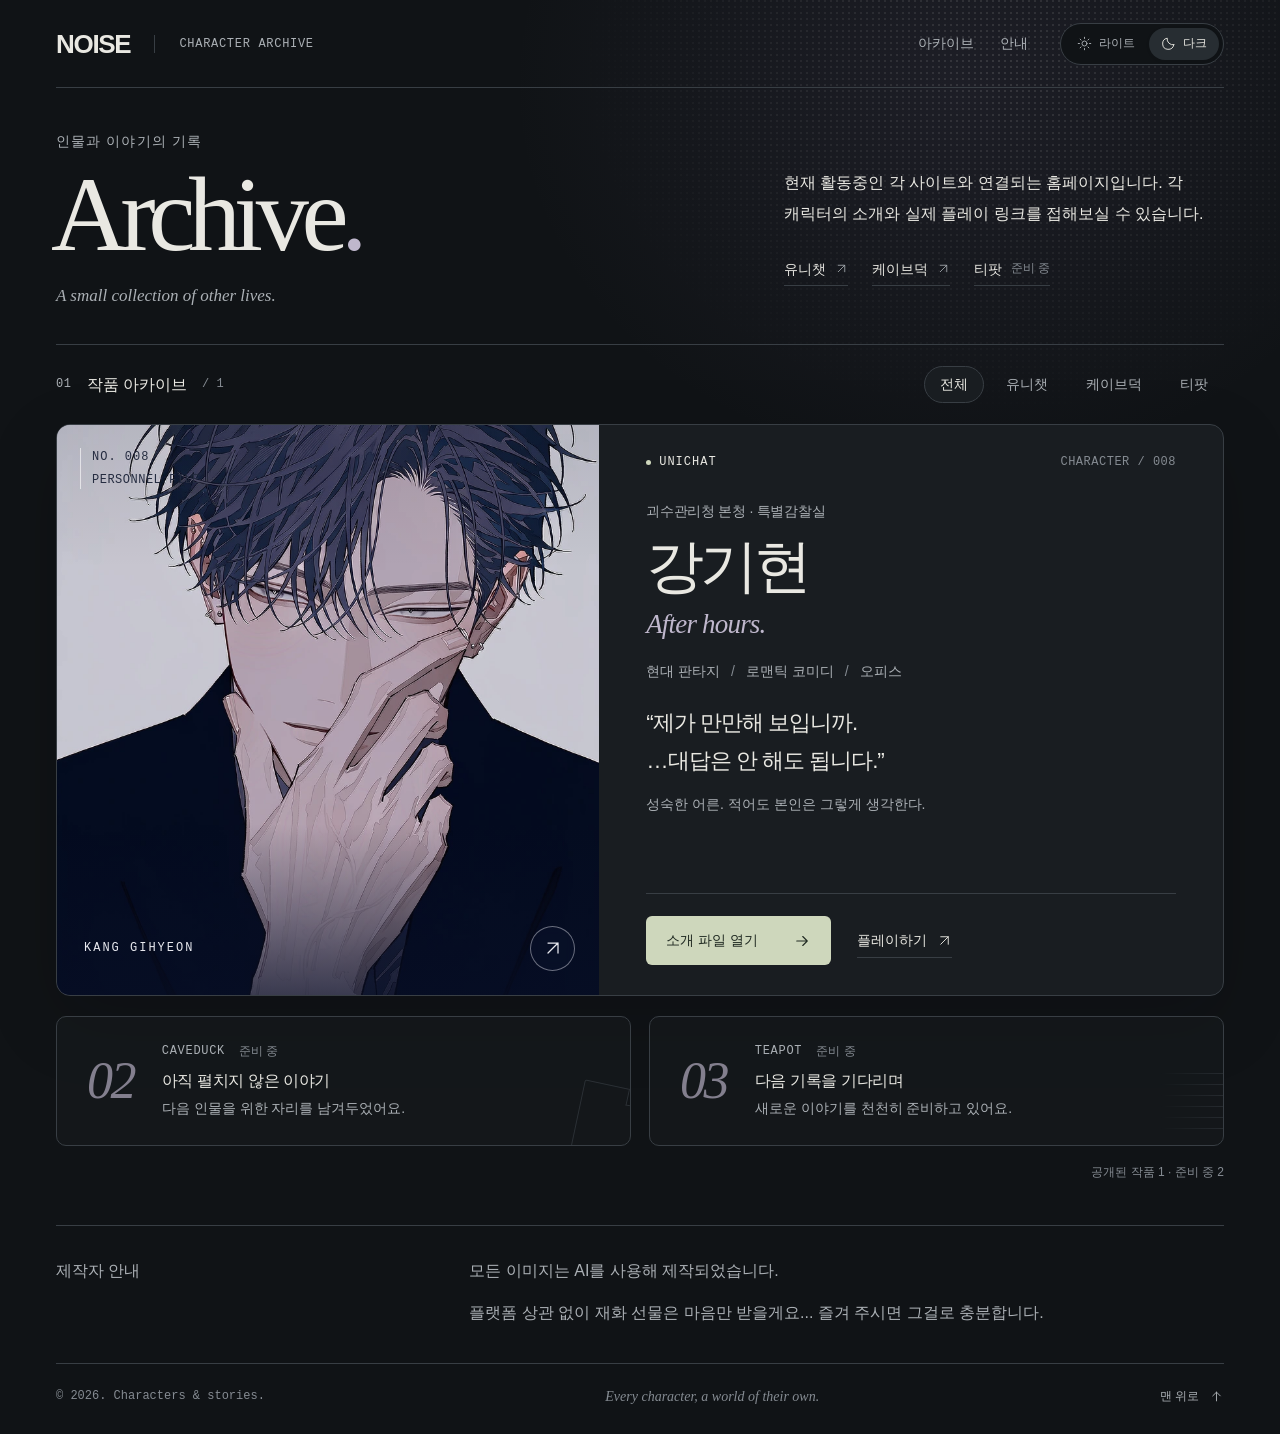
<file: index.html>
<!doctype html>
<html lang="ko" data-theme="dark">
<head>
  <meta charset="utf-8">
  <meta name="viewport" content="width=device-width, initial-scale=1">
  <meta name="color-scheme" content="dark light">
  <title>NOISE — Character Archive</title>
  <meta name="description" content="현재 활동중인 각 사이트와 연결되는 홈페이지입니다. 각 캐릭터의 소개와 실제 플레이 링크를 접해보실 수 있습니다.">
  <link rel="icon" type="image/svg+xml" href="data:image/svg+xml,%3Csvg xmlns='http://www.w3.org/2000/svg' viewBox='0 0 64 64'%3E%3Crect width='64' height='64' rx='14' fill='%23141619'/%3E%3Ctext x='13' y='47' font-family='Georgia' font-style='italic' font-size='47' fill='%23e9e7de'%3En%3C/text%3E%3C/svg%3E">
  <script>
    try { const saved = localStorage.getItem('archive-theme'); if (saved === 'light' || saved === 'dark') document.documentElement.dataset.theme = saved; } catch {}
  </script>
  <link rel="stylesheet" href="archive.css">
</head>
<body id="top">
  <svg class="svg-defs" xmlns="http://www.w3.org/2000/svg" aria-hidden="true">
    <symbol id="arrow" viewBox="0 0 24 24"><path d="M5 12h14m-6-6 6 6-6 6"/></symbol>
    <symbol id="external" viewBox="0 0 24 24"><path d="M6 18 18 6M6 6h12v12"/></symbol>
    <symbol id="sun" viewBox="0 0 24 24"><circle cx="12" cy="12" r="4"/><path d="M12 2v2m0 16v2M2 12h2m16 0h2M5 5l1.5 1.5m11 11L19 19M5 19l1.5-1.5m11-11L19 5"/></symbol>
    <symbol id="moon" viewBox="0 0 24 24"><path d="M20.5 14A9 9 0 0 1 10 3.5 9 9 0 1 0 20.5 14Z"/></symbol>
  </svg>
  <div class="ambient" aria-hidden="true"></div>
  <div class="shell">
    <header class="header">
      <a class="brand" href="#top" aria-label="NOISE 홈">NOISE<span class="brand-label">CHARACTER ARCHIVE</span></a>
      <div class="header-right">
        <nav aria-label="주 메뉴"><a href="#archive">아카이브</a><a href="#creator-notes">안내</a></nav>
        <div class="theme-switch" role="group" aria-label="화면 테마">
          <button data-theme-choice="light" aria-pressed="false" aria-label="라이트 모드"><svg><use href="#sun"/></svg><span>라이트</span></button>
          <button data-theme-choice="dark" aria-pressed="true" aria-label="다크 모드"><svg><use href="#moon"/></svg><span>다크</span></button>
        </div>
      </div>
    </header>
    <main>
      <section class="intro" aria-labelledby="page-title">
        <div class="intro-heading"><p class="eyebrow">인물과 이야기의 기록</p><h1 id="page-title">Archive<span>.</span></h1><span class="intro-caption">A small collection of other lives.</span></div>
        <div class="intro-copy"><p>현재 활동중인 각 사이트와 연결되는 홈페이지입니다. 각 캐릭터의 소개와 실제 플레이 링크를 접해보실 수 있습니다.</p>
          <div class="creator-links" aria-label="제작자 활동 사이트">
            <a href="https://www.univers.chat/creator/c4cd4d53-ec9c-425e-a2c2-f008a990dc7d" target="_blank" rel="noopener noreferrer">유니챗<svg aria-hidden="true"><use href="#external"/></svg><span class="sr-only"> 제작자 페이지, 새 탭</span></a>
            <a href="https://caveduck.io/ko/user/Noise" target="_blank" rel="noopener noreferrer">케이브덕<svg aria-hidden="true"><use href="#external"/></svg><span class="sr-only"> 제작자 페이지, 새 탭</span></a>
            <button id="teapot-info">티팟<span class="link-status">준비 중</span></button>
          </div>
        </div>
      </section>
      <section id="archive" aria-labelledby="archive-title">
        <div class="collection-bar"><h2 id="archive-title"><span class="section-number">01</span>작품 아카이브<span class="total-count">/ 1</span></h2>
          <div class="filters" role="group" aria-label="플랫폼별 작품 보기"><button data-filter="all" aria-pressed="true">전체</button><button data-filter="unichat" aria-pressed="false">유니챗</button><button data-filter="caveduck" aria-pressed="false">케이브덕</button><button data-filter="teapot" aria-pressed="false">티팟</button></div>
        </div>
        <article class="feature" data-platform="unichat" aria-labelledby="character-name">
          <a class="portrait" href="./gihyeon.html" data-detail aria-label="강기현 소개 파일 열기">
            <img src="./gihyeon-01.webp" alt="손으로 입가를 가린 강기현" width="832" height="1216" fetchpriority="high">
            <span class="photo-label">NO. 008<span>PERSONNEL FILE</span></span>
            <span class="photo-bottom"><span>KANG GIHYEON</span><span class="photo-arrow"><svg aria-hidden="true"><use href="#external"/></svg></span></span>
          </a>
          <div class="feature-copy">
            <div class="feature-top"><span class="file-label"><span class="status-dot" aria-hidden="true"></span>UNICHAT</span><span class="file-kind">CHARACTER / 008</span></div>
            <div class="character-heading"><p class="character-role">괴수관리청 본청 · 특별감찰실</p><h2 id="character-name">강기현</h2><p class="english-title">After hours.</p></div>
            <ul class="genres" aria-label="작품 장르"><li>현대 판타지</li><li>로맨틱 코미디</li><li>오피스</li></ul>
            <blockquote><p>“제가 만만해 보입니까.<br>…대답은 안 해도 됩니다.”</p></blockquote>
            <p class="character-note">성숙한 어른. 적어도 본인은 그렇게 생각한다.</p>
            <div class="character-actions"><a class="primary-action" href="./gihyeon.html" data-detail>소개 파일 열기<svg aria-hidden="true"><use href="#arrow"/></svg></a><a class="play-action" href="https://www.univers.chat/character/46ec893e-17c5-48f4-afd7-3dddd3670e9e" target="_blank" rel="noopener noreferrer">플레이하기<svg aria-hidden="true"><use href="#external"/></svg><span class="sr-only"> 유니챗, 새 탭</span></a></div>
          </div>
        </article>
        <div class="upcoming-grid">
          <article class="upcoming" data-platform="caveduck"><div class="future-number" aria-hidden="true">02</div><div><div class="upcoming-top"><span>CAVEDUCK</span><span class="coming">준비 중</span></div><h3>아직 펼치지 않은 이야기</h3><p>다음 인물을 위한 자리를 남겨두었어요.</p></div><span class="file-fold" aria-hidden="true"></span></article>
          <article class="upcoming" data-platform="teapot"><div class="future-number" aria-hidden="true">03</div><div><div class="upcoming-top"><span>TEAPOT</span><span class="coming">준비 중</span></div><h3>다음 기록을 기다리며</h3><p>새로운 이야기를 천천히 준비하고 있어요.</p></div><span class="notebook-lines" aria-hidden="true"></span></article>
        </div>
        <p class="result-count" id="result-count" aria-live="polite">공개된 작품 1 · 준비 중 2</p>
      </section>
      <section class="creator-notes" id="creator-notes" aria-labelledby="notes-title"><h2 id="notes-title">제작자 안내</h2><div class="notes-copy"><p>모든 이미지는 AI를 사용해 제작되었습니다.</p><p>플랫폼 상관 없이 재화 선물은 마음만 받을게요... 즐겨 주시면 그걸로 충분합니다.</p></div></section>
    </main>
    <footer><span>© 2026. Characters & stories.</span><span class="footer-note">Every character, a world of their own.</span><a href="#top">맨 위로<svg aria-hidden="true"><use href="#arrow"/></svg></a></footer>
  </div>
  <dialog id="detail" class="profile-browser" aria-label="강기현 작품 소개"><div class="dialog-bar"><div class="dialog-title"><span class="status-dot" aria-hidden="true"></span><span>강기현<span class="dialog-subtitle">/ 소개 파일</span></span></div><div class="dialog-actions"><a class="new-page" href="./gihyeon.html" target="_blank" rel="noopener noreferrer">새 탭<svg aria-hidden="true"><use href="#external"/></svg></a><a class="dialog-play" href="https://www.univers.chat/character/46ec893e-17c5-48f4-afd7-3dddd3670e9e" target="_blank" rel="noopener noreferrer">유니챗에서 플레이<svg aria-hidden="true"><use href="#external"/></svg></a><button class="icon-button maximize" id="maximize" aria-label="소개 창 크게 보기" aria-pressed="false"><svg viewBox="0 0 24 24" aria-hidden="true"><path d="M9 4H4v5m11-5h5v5M4 15v5h5m11-5v5h-5"/></svg></button><button class="icon-button" data-close aria-label="소개 닫고 아카이브로 돌아가기"><svg viewBox="0 0 24 24" aria-hidden="true"><path d="m6 6 12 12M6 18 18 6"/></svg></button></div></div><div class="frame-container"><iframe class="profile-frame" id="profile-frame" title="강기현 전체 소개" referrerpolicy="no-referrer"></iframe><div class="loading-note" id="loading-note" role="status"><span class="loading-ring" aria-hidden="true"></span>강기현의 기록을 여는 중…</div></div></dialog>
  <dialog id="platform-info" class="info-dialog" aria-labelledby="info-title"><div class="dialog-bar"><span class="dialog-title">제작자 프로필</span><button class="icon-button" data-close aria-label="안내 닫기"><svg viewBox="0 0 24 24" aria-hidden="true"><path d="m6 6 12 12M6 18 18 6"/></svg></button></div><div class="info-body"><span class="section-number">COMING SOON</span><h2 id="info-title">티팟</h2><p>제작자 프로필 링크를 준비 중입니다.</p></div></dialog>
  <script>
    const root = document.documentElement;
    const themeButtons = [...document.querySelectorAll('[data-theme-choice]')];
    function setTheme(theme) {
      root.dataset.theme = theme;
      themeButtons.forEach(button => button.setAttribute('aria-pressed', String(button.dataset.themeChoice === theme)));
      try { localStorage.setItem('archive-theme', theme); } catch {}
    }
    setTheme(root.dataset.theme);
    themeButtons.forEach(button => button.addEventListener('click', () => setTheme(button.dataset.themeChoice)));

    const detail = document.querySelector('#detail');
    const frame = document.querySelector('#profile-frame');
    const loading = document.querySelector('#loading-note');
    let fileLoaded = false;
    function openDialog(dialog) { dialog.showModal(); document.body.classList.add('no-scroll'); }
    function openProfile(event) {
      if (event && (event.ctrlKey || event.metaKey || event.shiftKey || event.altKey)) return;
      if (event) event.preventDefault();
      if (!frame.getAttribute('src')) frame.src = './gihyeon.html';
      loading.hidden = fileLoaded;
      openDialog(detail);
    }
    document.querySelectorAll('[data-detail]').forEach(link => link.addEventListener('click', openProfile));
    frame.addEventListener('load', () => {
      if (!frame.getAttribute('src')) return;
      fileLoaded = true; loading.hidden = true;
      try { frame.contentDocument.addEventListener('keydown', event => { if (event.key === 'Escape') { event.preventDefault(); detail.close(); } }); } catch {}
    });
    document.querySelector('#teapot-info').addEventListener('click', () => openDialog(document.querySelector('#platform-info')));
    document.querySelectorAll('dialog').forEach(dialog => {
      dialog.querySelector('[data-close]').addEventListener('click', () => dialog.close());
      dialog.addEventListener('close', () => document.body.classList.remove('no-scroll'));
      dialog.addEventListener('click', event => {
        if (event.target !== dialog) return;
        const box = dialog.getBoundingClientRect();
        if (event.clientX < box.left || event.clientX > box.right || event.clientY < box.top || event.clientY > box.bottom) dialog.close();
      });
    });
    document.querySelector('#maximize').addEventListener('click', event => {
      const expanded = detail.classList.toggle('expanded');
      event.currentTarget.setAttribute('aria-pressed', String(expanded));
      event.currentTarget.setAttribute('aria-label', expanded ? '소개 창 원래 크기로' : '소개 창 크게 보기');
    });
    document.querySelectorAll('[data-filter]').forEach(button => button.addEventListener('click', () => {
      const filter = button.dataset.filter;
      document.querySelectorAll('[data-filter]').forEach(item => item.setAttribute('aria-pressed', String(item === button)));
      document.querySelectorAll('[data-platform]').forEach(card => card.hidden = filter !== 'all' && card.dataset.platform !== filter);
      document.querySelector('#result-count').textContent = filter === 'all' ? '공개된 작품 1 · 준비 중 2' : filter === 'unichat' ? '공개된 작품 1' : '준비 중인 작품 1';
    }));
  </script>
</body>
</html>
</file>
<file: archive.css>
:root {
  color-scheme: dark;
  --bg: #101316;
  --surface: #191d21;
  --text: #e9e8e2;
  --muted: #abb0b5;
  --faint: #858b92;
  --line: #383e44;
  --accent: #ced7bc;
  --accent-ink: #202a22;
  --mist: #bfb7cc;
  --hover: #252a30;
  --switch: #272d32;
  --glow: #7f6f9e;
  --glow-opacity: .12;
  --dots-opacity: .15;
  --shadow: 0 24px 70px #0206092b;
  --sans: "Pretendard", "Noto Sans KR", "Apple SD Gothic Neo", "Malgun Gothic", Arial, sans-serif;
  --serif: Georgia, "Times New Roman", serif;
  --mono: "SFMono-Regular", Consolas, "Liberation Mono", monospace;
}
:root[data-theme="light"] {
  color-scheme: light;
  --bg: #eeede7;
  --surface: #f8f7f1;
  --text: #252b2e;
  --muted: #5f6869;
  --faint: #6e7475;
  --line: #cccec5;
  --accent: #374b3d;
  --accent-ink: #f4f4ed;
  --mist: #74637e;
  --hover: #e6e7de;
  --switch: #fffef7;
  --glow: #ada3c0;
  --glow-opacity: .22;
  --dots-opacity: .11;
  --shadow: 0 24px 70px #4d554310;
}
* { box-sizing: border-box; }
[hidden] { display: none !important; }
html { scroll-behavior: smooth; scroll-padding-top: 24px; }
body { margin: 0; background: var(--bg); color: var(--text); font: 1rem/1.6 var(--sans); -webkit-font-smoothing: antialiased; }
body.no-scroll { overflow: hidden; }
a { color: inherit; text-decoration: none; }
button { font: inherit; color: inherit; cursor: pointer; }
a, button { -webkit-tap-highlight-color: transparent; }
button, a, .feature, .upcoming { transition: background-color .2s, border-color .2s, color .2s, box-shadow .2s; }
button:focus-visible, a:focus-visible { outline: 2px solid var(--mist); outline-offset: 5px; }
button:disabled { cursor: default; }
svg { width: 20px; height: 20px; fill: none; stroke: currentColor; stroke-width: 1.5; stroke-linecap: round; stroke-linejoin: round; flex-shrink: 0; }
.svg-defs { position: absolute; width: 0; height: 0; overflow: hidden; }
.sr-only { position: absolute; width: 1px; height: 1px; padding: 0; margin: -1px; overflow: hidden; clip: rect(0,0,0,0); white-space: nowrap; border: 0; }
::selection { background: var(--accent); color: var(--accent-ink); }
.ambient { position: absolute; top: -140px; right: 0; width: min(800px,80%); height: 640px; pointer-events: none; overflow: hidden; z-index: -1; }
.ambient::before { content: ""; position: absolute; inset: 0; background: radial-gradient(ellipse at 60% 35%,var(--glow),transparent 66%); opacity: var(--glow-opacity); }
.ambient::after { content: ""; position: absolute; inset: 0; background: radial-gradient(var(--text) .65px,transparent 1px); background-size: 6px 6px; opacity: var(--dots-opacity); mask-image: radial-gradient(ellipse at 65% 32%,#000,transparent 58%); }
.shell { max-width: 1344px; margin: 0 auto; padding: 0 56px; }
.header { min-height: 88px; border-bottom: 1px solid var(--line); display: flex; align-items: center; justify-content: space-between; gap: 24px; }
.brand { display: inline-flex; align-items: center; gap: 24px; font: 700 26px/1 Arial,sans-serif; letter-spacing: -1.3px; }
.brand-label { padding-left: 24px; border-left: 1px solid var(--line); font: 12px/1.5 var(--mono); color: var(--muted); letter-spacing: .7px; }
.header-right { display: flex; align-items: center; gap: 32px; }
.header nav { display: flex; gap: 26px; font-size: .875rem; color: var(--muted); }
.header nav a:hover { color: var(--text); }
.theme-switch { display: flex; gap: 2px; padding: 4px; border: 1px solid var(--line); border-radius: 999px; background: var(--bg); }
.theme-switch button { display: inline-flex; align-items: center; justify-content: center; gap: 7px; min-height: 32px; padding: 5px 12px; border: 0; border-radius: 999px; background: transparent; color: var(--muted); font-size: .75rem; }
.theme-switch button[aria-pressed="true"] { background: var(--switch); color: var(--text); box-shadow: 0 1px 4px #0000000b; }
.theme-switch button:hover { color: var(--text); }
.theme-switch svg { width: 15px; height: 15px; }
.intro { padding: 42px 0 36px; display: grid; grid-template-columns: 1.1fr 1fr; gap: 70px; align-items: center; }
.eyebrow { margin: 0 0 8px; color: var(--muted); font-size: .875rem; letter-spacing: .08em; }
.intro h1 { font: 400 clamp(72px,8.3vw,112px)/1.02 var(--serif); letter-spacing: -.07em; margin: 0 0 14px -5px; }
.intro h1 span { color: var(--mist); }
.intro-caption { font: italic 17px/1.5 var(--serif); color: var(--muted); }
.intro-copy { padding-top: 15px; max-width: 440px; justify-self: end; }
.intro-copy p { font-size: 1rem; line-height: 1.95; margin: 0; word-break: keep-all; }
.creator-links { display: flex; align-items: center; flex-wrap: wrap; gap: 24px; margin-top: 23px; }
.creator-links a, .creator-links button { display: inline-flex; align-items: center; gap: 9px; padding: 5px 0; border: 0; border-bottom: 1px solid var(--line); background: transparent; font-size: .875rem; }
.creator-links a:hover, .creator-links button:hover { border-bottom-color: var(--text); }
.creator-links svg { width: 13px; height: 13px; color: var(--muted); }
.link-status { color: var(--faint); font-size: .75rem; }
.collection-bar { border-top: 1px solid var(--line); padding: 21px 0; display: flex; align-items: center; justify-content: space-between; gap: 20px; }
.collection-bar h2 { display: flex; align-items: center; gap: 15px; margin: 0; font-size: 1rem; font-weight: 500; }
.section-number { font: 12px/1.6 var(--mono); color: var(--muted); letter-spacing: .05em; }
.total-count { color: var(--faint); font: 12px/1.6 var(--mono); }
.filters { display: flex; flex-wrap: wrap; gap: 6px; }
.filters button { border: 1px solid transparent; border-radius: 999px; background: transparent; padding: 6px 15px; min-height: 34px; font-size: .875rem; color: var(--muted); }
.filters button[aria-pressed="true"] { border-color: var(--line); background: var(--surface); color: var(--text); }
.filters button:hover { background: var(--hover); color: var(--text); }
.feature { display: grid; grid-template-columns: .93fr 1.07fr; background: var(--surface); border: 1px solid var(--line); border-radius: 14px; overflow: hidden; box-shadow: var(--shadow); }
.portrait { position: relative; min-height: 570px; display: block; background: #a5a2b2; overflow: hidden; }
.portrait img { position: absolute; inset: 0; width: 100%; height: 100%; object-fit: cover; object-position: 50% 31%; display: block; filter: saturate(.83); transition: transform .8s cubic-bezier(.2,.7,.2,1); }
.portrait:hover img { transform: scale(1.025); }
.portrait:focus-visible { outline-offset: -7px; outline: 2px solid #f1f0e9; z-index: 1; }
.portrait::after { content: ""; position: absolute; inset: 0; pointer-events: none; background: linear-gradient(#0c132318,transparent 25%,transparent 70%,#070e25b3); }
.photo-label { position: absolute; top: 23px; left: 23px; z-index: 1; display: flex; flex-direction: column; gap: 5px; border-left: 1px solid #fff9; padding: 0 0 0 11px; color: #252c40; font: 12px/1.5 var(--mono); letter-spacing: 1px; }
.photo-label span { font-size: 12px; letter-spacing: .5px; }
.photo-bottom { position: absolute; z-index: 1; bottom: 24px; left: 27px; right: 24px; display: flex; align-items: center; justify-content: space-between; color: #e8e9ef; font: 12px/1.5 var(--mono); letter-spacing: 2px; }
.photo-arrow { border: 1px solid #e8e9ef70; border-radius: 50%; display: flex; align-items: center; justify-content: center; width: 45px; height: 45px; background: #17203936; backdrop-filter: blur(5px); transition: background .2s; }
.portrait:hover .photo-arrow { background: #e8e9ef; color: #172039; }
.feature-copy { padding: 28px 47px 30px; display: flex; flex-direction: column; align-items: flex-start; }
.feature-top { display: flex; width: 100%; align-items: center; justify-content: space-between; gap: 12px; margin-bottom: 28px; }
.file-label { display: flex; align-items: center; gap: 8px; font: 12px/1.6 var(--mono); letter-spacing: 1px; }
.status-dot { width: 5px; height: 5px; border-radius: 50%; display: inline-block; background: var(--accent); }
.file-kind { font: 12px/1.5 var(--mono); color: var(--faint); letter-spacing: .5px; }
.character-role { margin: 0 0 9px; color: var(--muted); font-size: .875rem; letter-spacing: -.02em; }
.character-heading h2 { margin: 0; font-size: clamp(40px,4.5vw,58px); font-weight: 500; letter-spacing: -.07em; line-height: 1.24; }
.english-title { font: italic 27px/1.3 var(--serif); color: var(--mist); margin: 4px 0 0; letter-spacing: -.03em; }
.genres { list-style: none; display: flex; flex-wrap: wrap; gap: 5px 0; padding: 0; margin: 18px 0 0; color: var(--muted); font-size: .875rem; }
.genres li + li::before { content: "/"; margin: 0 11px; color: var(--faint); }
blockquote { margin: 22px 0 0; padding: 0; }
blockquote p { margin: 0; font-size: clamp(18px,1.75vw,23px); font-weight: 400; line-height: 1.7; letter-spacing: -.045em; word-break: keep-all; }
.character-note { font-size: .875rem; color: var(--muted); line-height: 1.8; margin: 12px 0 25px; word-break: keep-all; }
.character-actions { margin-top: auto; padding-top: 22px; border-top: 1px solid var(--line); display: flex; width: 100%; gap: 26px; align-items: center; flex-wrap: wrap; }
.primary-action { display: inline-flex; justify-content: space-between; align-items: center; gap: 35px; padding: 13px 20px; min-height: 48px; border-radius: 6px; background: var(--accent); color: var(--accent-ink); font-size: .875rem; font-weight: 500; }
.primary-action:hover { box-shadow: 0 0 0 4px color-mix(in srgb,var(--accent) 14%,transparent); }
.primary-action svg { width: 18px; height: 18px; }
.play-action { display: inline-flex; align-items: center; gap: 10px; font-size: .875rem; padding-block: 6px; border-bottom: 1px solid var(--line); }
.play-action:hover { border-bottom-color: var(--text); }
.play-action svg { width: 15px; height: 15px; }
.upcoming-grid { display: grid; grid-template-columns: 1fr 1fr; gap: 18px; margin-top: 20px; }
.upcoming { display: flex; align-items: center; gap: 28px; position: relative; overflow: hidden; padding: 25px 30px; border: 1px solid var(--line); border-radius: 10px; background: color-mix(in srgb,var(--surface) 45%,transparent); }
.upcoming > div:nth-child(2) { position: relative; z-index: 1; }
.future-number { font: italic 52px/1 var(--serif); color: var(--mist); opacity: .65; letter-spacing: -.05em; }
.upcoming-top { display: flex; align-items: center; gap: 14px; color: var(--muted); font: 12px/1.5 var(--mono); letter-spacing: .7px; }
.coming { font: 12px/1.5 var(--sans); letter-spacing: 0; color: var(--faint); }
.upcoming h3 { margin: 8px 0 4px; font-size: 1rem; font-weight: 400; letter-spacing: -.025em; }
.upcoming p { font-size: .875rem; margin: 0; color: var(--muted); word-break: keep-all; }
.file-fold { position: absolute; width: 62px; height: 80px; border: 1px solid var(--line); border-radius: 2px 0 0 0; right: -8px; bottom: -20px; transform: rotate(12deg); opacity: .65; }
.file-fold::before { content: ""; position: absolute; top: -1px; right: -1px; width: 16px; height: 16px; border-left: 1px solid var(--line); border-bottom: 1px solid var(--line); background: var(--bg); }
.notebook-lines { position: absolute; right: 0; bottom: 16px; width: 62px; height: 66px; background: repeating-linear-gradient(0deg,var(--line) 0,var(--line) 1px,transparent 1px,transparent 11px); opacity: .5; mask-image: linear-gradient(90deg,transparent,#000); }
.result-count { margin: 17px 0 0; text-align: right; color: var(--faint); font-size: .75rem; }
.creator-notes { display: grid; grid-template-columns: .6fr 1.4fr; gap: 90px; align-items: start; border-top: 1px solid var(--line); margin-top: 43px; padding: 30px 0 34px; }
.creator-notes h2 { font-size: 1rem; font-weight: 400; line-height: 1.9; color: var(--muted); margin: 0; }
.notes-copy p { margin: 0; font-size: 1rem; line-height: 1.9; color: var(--muted); word-break: keep-all; }
.notes-copy p + p { margin-top: 12px; }
footer { display: flex; gap: 20px; align-items: center; justify-content: space-between; border-top: 1px solid var(--line); padding: 22px 0 26px; color: var(--faint); font: 12px/1.6 var(--mono); }
.footer-note { font: italic 14px/1.6 var(--serif); }
footer a { display: flex; align-items: center; gap: 10px; font: 12px/1.6 var(--sans); color: var(--muted); }
footer a svg { transform: rotate(-90deg); width: 15px; height: 15px; }
dialog { padding: 0; border: 1px solid var(--line); background: var(--surface); color: var(--text); border-radius: 12px; box-shadow: 0 25px 100px #0006; }
dialog::backdrop { background: #080c12bf; backdrop-filter: blur(12px); }
dialog[open] { animation: file-open .3s cubic-bezier(.2,.7,.2,1); }
@keyframes file-open { from { opacity: 0; transform: translateY(15px) scale(.99); } to { opacity: 1; transform: none; } }
.profile-browser { width: min(1450px,calc(100% - 48px)); max-width: none; height: 92dvh; max-height: none; overflow: hidden; }
.profile-browser.expanded { width: calc(100% - 16px); height: calc(100dvh - 16px); }
.dialog-bar { padding: 11px 15px 11px 21px; display: flex; align-items: center; justify-content: space-between; gap: 16px; min-height: 64px; border-bottom: 1px solid var(--line); }
.dialog-title { display: flex; align-items: center; gap: 10px; font-size: .875rem; }
.dialog-subtitle { color: var(--muted); padding-left: 10px; font-size: .75rem; }
.dialog-actions { display: flex; gap: 9px; align-items: center; }
.dialog-actions a { display: inline-flex; align-items: center; gap: 8px; font-size: .8125rem; }
.dialog-actions a svg { width: 14px; height: 14px; }
.new-page { padding: 8px 10px; color: var(--muted); }
.dialog-play { background: var(--accent); color: var(--accent-ink); border-radius: 5px; padding: 9px 14px; }
.icon-button { width: 36px; height: 36px; border: 1px solid var(--line); border-radius: 5px; display: flex; align-items: center; justify-content: center; background: transparent; }
.icon-button:hover { background: var(--hover); }
.icon-button svg { width: 18px; height: 18px; }
.frame-container { height: calc(100% - 64px); position: relative; background: #d9dfe0; }
.profile-frame { width: 100%; height: 100%; border: 0; display: block; }
.loading-note { position: absolute; inset: 0; display: flex; align-items: center; justify-content: center; gap: 14px; background: var(--surface); color: var(--muted); font-size: .875rem; pointer-events: none; }
.loading-ring { display: inline-block; width: 19px; height: 19px; border: 1px solid var(--line); border-top-color: var(--accent); border-radius: 50%; animation: loading 1s linear infinite; }
@keyframes loading { to { transform: rotate(360deg); } }
.info-dialog { width: min(430px,calc(100% - 40px)); }
.info-body { padding: 27px 30px 33px; }
.info-body h2 { font-weight: 400; font-size: 1.75rem; margin: 9px 0 14px; }
.info-body p { color: var(--muted); margin: 0; font-size: .9375rem; }
@media (min-width: 1450px) { .portrait { min-height: 615px; } .feature-copy { padding: 35px 52px 40px; } .feature-top { margin-bottom: 43px; } blockquote { margin-top: 34px; } .character-note { margin-top: 19px; } }
@media (max-width: 1100px) {
  .shell { padding: 0 35px; }
  .brand-label { display: none; }
  .intro { gap: 45px; }
  .feature { grid-template-columns: .95fr 1.05fr; }
  .feature-copy { padding: 27px 32px 30px; }
  .feature-top { margin-bottom: 30px; }
  .file-kind { letter-spacing: 0; }
  .portrait { min-height: 550px; }
  .character-actions { gap: 18px; }
  .primary-action { gap: 23px; padding: 12px 16px; }
  .upcoming { padding: 24px; gap: 20px; }
  .upcoming p { max-width: 240px; }
  .creator-notes { gap: 55px; }
}
@media (max-width: 800px) {
  .shell { padding: 0 24px; }
  .header { min-height: 76px; }
  .header-right { gap: 20px; }
  .header nav { gap: 20px; }
  .theme-switch button { padding: 5px 9px; }
  .intro { gap: 30px; padding: 33px 0; grid-template-columns: 1fr 1fr; }
  .intro h1 { font-size: 85px; }
  .intro-copy p { font-size: .9375rem; line-height: 1.8; }
  .creator-links { gap: 17px; margin-top: 16px; }
  .creator-links a, .creator-links button { font-size: .8125rem; }
  .link-status { display: none; }
  .collection-bar { padding: 18px 0; gap: 15px; }
  .collection-bar h2 { gap: 10px; font-size: .9375rem; }
  .filters { gap: 0; }
  .filters button { padding: 6px 10px; font-size: .8125rem; }
  .feature-copy { padding: 25px; }
  .portrait { min-height: 535px; }
  .feature-top { margin-bottom: 28px; }
  .file-kind { display: none; }
  .character-role { font-size: .75rem; }
  .character-heading h2 { font-size: 42px; }
  .english-title { font-size: 25px; }
  .genres { font-size: .75rem; margin-top: 19px; }
  .genres li + li::before { margin: 0 7px; }
  blockquote { margin-top: 25px; }
  blockquote p { font-size: 18px; }
  .character-note { font-size: .8125rem; }
  .character-actions { gap: 15px; padding-top: 21px; }
  .primary-action { width: 100%; }
  .play-action { font-size: .8125rem; }
  .photo-label { top: 20px; left: 20px; }
  .photo-bottom { left: 20px; right: 18px; font-size: 12px; letter-spacing: 1px; }
  .photo-arrow { width: 38px; height: 38px; }
  .upcoming { align-items: flex-start; gap: 17px; padding: 22px 20px; }
  .future-number { font-size: 39px; padding-top: 9px; }
  .upcoming h3 { font-size: .875rem; }
  .upcoming p { font-size: .875rem; }
  .upcoming-top { gap: 11px; letter-spacing: .4px; }
  .creator-notes { gap: 30px; padding-block: 32px; }
  .creator-notes h2 { font-size: 1rem; }
  .notes-copy p { font-size: 1rem; }
  .footer-note { display: none; }
  .new-page { display: none; }
}
@media (max-width: 600px) {
  .shell { padding: 0 20px; }
  .header { min-height: 72px; gap: 14px; }
  .brand { font-size: 24px; }
  .header-right { gap: 14px; }
  .header nav { gap: 0; font-size: .8125rem; }
  .header nav a + a { display: none; }
  .theme-switch button { padding: 6px 8px; min-width: 31px; }
  .theme-switch button span { display: none; }
  .intro { grid-template-columns: 1fr; gap: 25px; padding: 30px 0 28px; }
  .intro h1 { font-size: clamp(79px,20vw,110px); margin-bottom: 8px; }
  .eyebrow { margin-bottom: 11px; font-size: .8125rem; }
  .intro-caption { font-size: 16px; }
  .intro-copy { padding-top: 0; justify-self: start; max-width: 100%; }
  .intro-copy p { font-size: .9375rem; line-height: 1.85; }
  .creator-links { gap: 25px; margin-top: 17px; }
  .creator-links a, .creator-links button { font-size: .875rem; }
  .link-status { display: inline; }
  .collection-bar { flex-wrap: wrap; padding: 18px 0; gap: 14px; }
  .collection-bar h2 { width: 100%; gap: 13px; }
  .total-count { margin-left: auto; }
  .filters { gap: 4px; }
  .filters button { padding: 6px 15px; font-size: .875rem; }
  .feature { grid-template-columns: 1fr; border-radius: 12px; }
  .portrait { min-height: 0; height: 440px; height: clamp(340px,107vw,510px); }
  .portrait img { object-position: center 29%; }
  .photo-label { left: 21px; top: 22px; }
  .photo-bottom { left: 23px; right: 21px; bottom: 22px; font-size: 12px; letter-spacing: 1.5px; }
  .feature-copy { padding: 25px 25px 29px; }
  .feature-top { margin-bottom: 28px; }
  .file-kind { display: inline; }
  .character-role { font-size: .8125rem; }
  .character-heading h2 { font-size: 46px; }
  .english-title { font-size: 27px; }
  .genres { font-size: .8125rem; margin-top: 19px; }
  blockquote { margin-top: 24px; }
  blockquote p { font-size: 21px; }
  .character-note { font-size: .875rem; margin-bottom: 25px; }
  .character-actions { padding-top: 23px; gap: 22px; }
  .primary-action { width: auto; padding: 13px 18px; gap: 25px; }
  .play-action { font-size: .875rem; }
  .upcoming-grid { grid-template-columns: 1fr; gap: 12px; margin-top: 16px; }
  .upcoming { padding: 21px 23px; gap: 23px; }
  .future-number { font-size: 43px; padding-top: 8px; }
  .upcoming h3 { font-size: 1rem; }
  .upcoming p { font-size: .875rem; max-width: none; }
  .upcoming-top { gap: 15px; }
  .result-count { font-size: .75rem; }
  .creator-notes { grid-template-columns: 1fr; gap: 21px; margin-top: 33px; padding: 28px 0 31px; }
  .creator-notes h2 { font-size: 1rem; margin-top: 0; }
  .notes-copy p { font-size: 1rem; }
  footer { font-size: 12px; padding-block: 20px; }
  .profile-browser { width: calc(100% - 12px); height: calc(100dvh - 16px); border-radius: 9px; }
  .profile-browser.expanded { width: calc(100% - 12px); height: calc(100dvh - 16px); }
  .dialog-bar { padding: 10px 10px 10px 13px; gap: 8px; min-height: 62px; }
  .dialog-title { font-size: .8125rem; gap: 8px; }
  .dialog-subtitle { display: none; }
  .dialog-actions { gap: 6px; }
  .dialog-play { font-size: .75rem !important; padding: 8px 10px; }
  .dialog-play svg { display: none; }
  .maximize { display: none; }
  .frame-container { height: calc(100% - 62px); }
}
@media (max-width: 360px) { .shell { padding-inline: 16px; } .header nav { display: none; } .feature-copy { padding-inline: 21px; } blockquote p { font-size: 19px; } .character-actions { gap: 16px; } .primary-action { gap: 18px; padding-inline: 14px; } .upcoming { gap: 18px; padding-inline: 19px; } }
@media (prefers-reduced-motion: reduce) { html { scroll-behavior: auto; } *, *::before, *::after { transition: none !important; animation: none !important; } }
</file>
